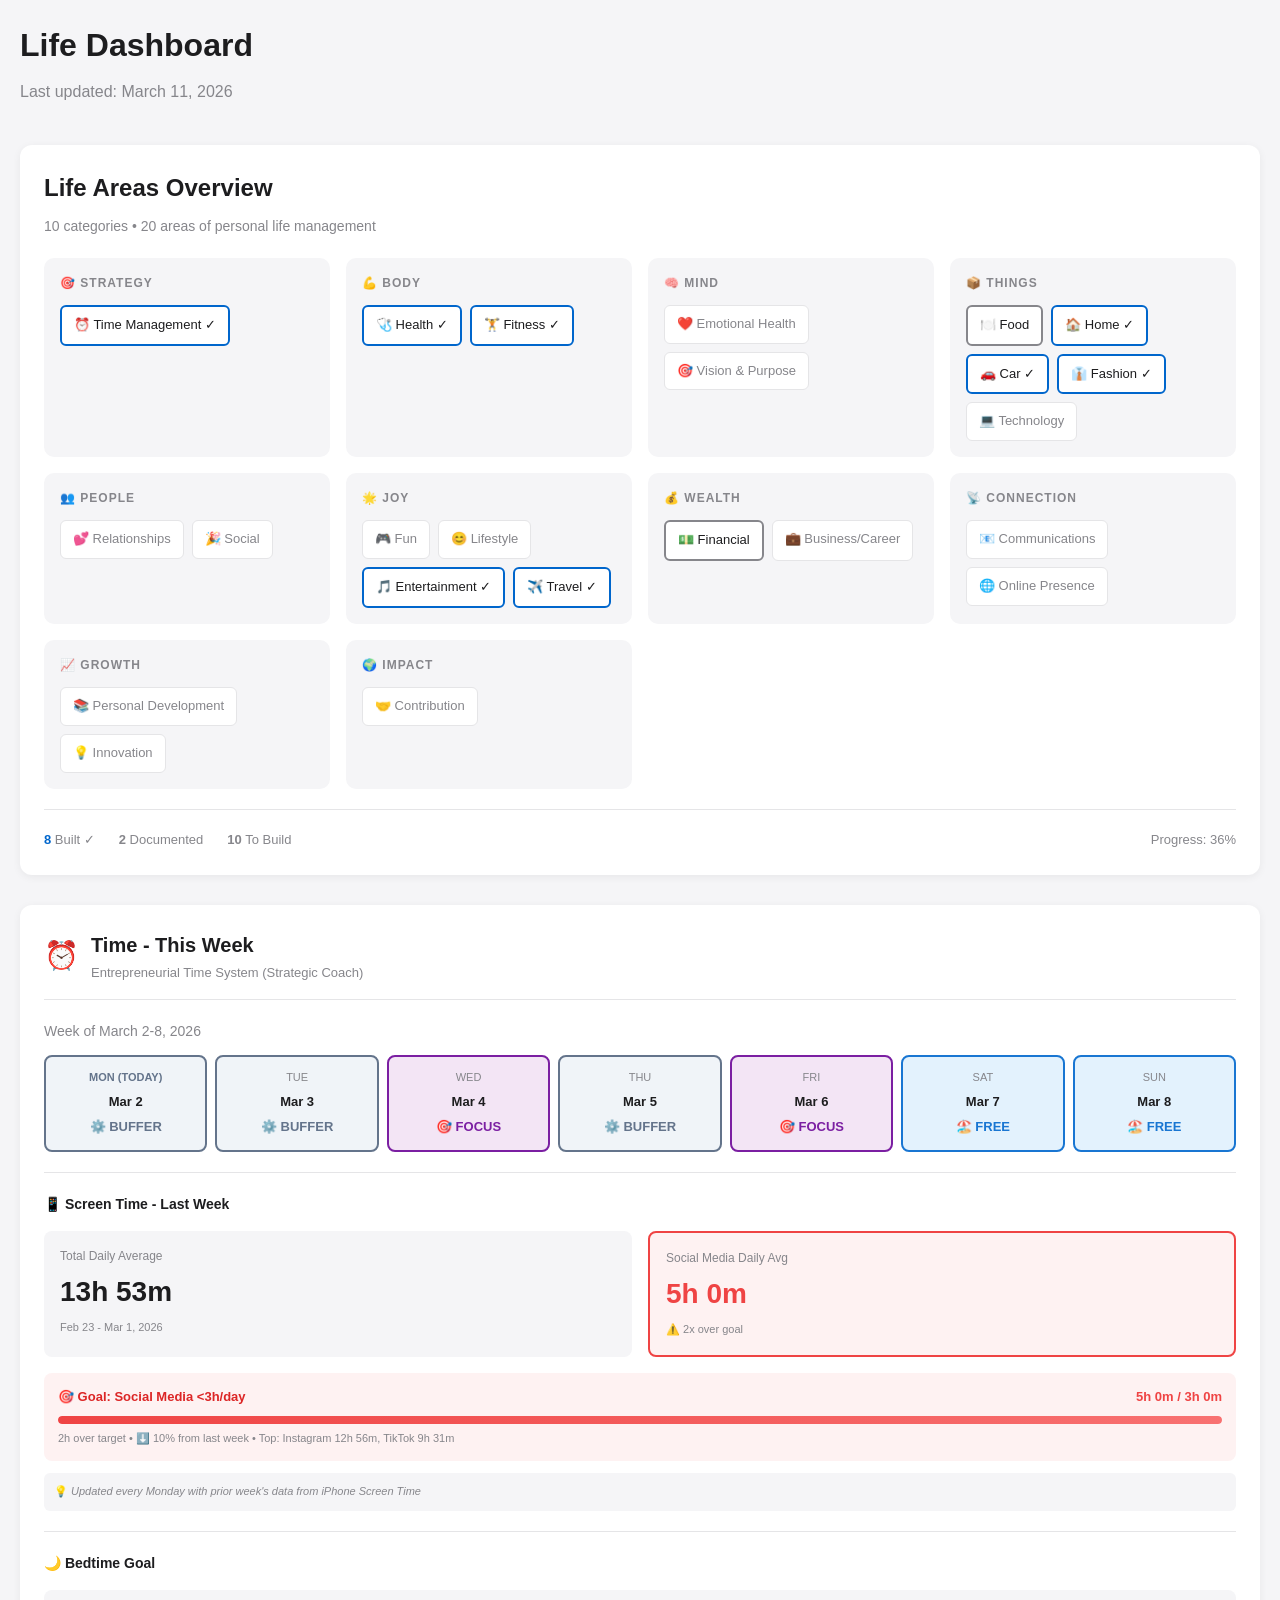
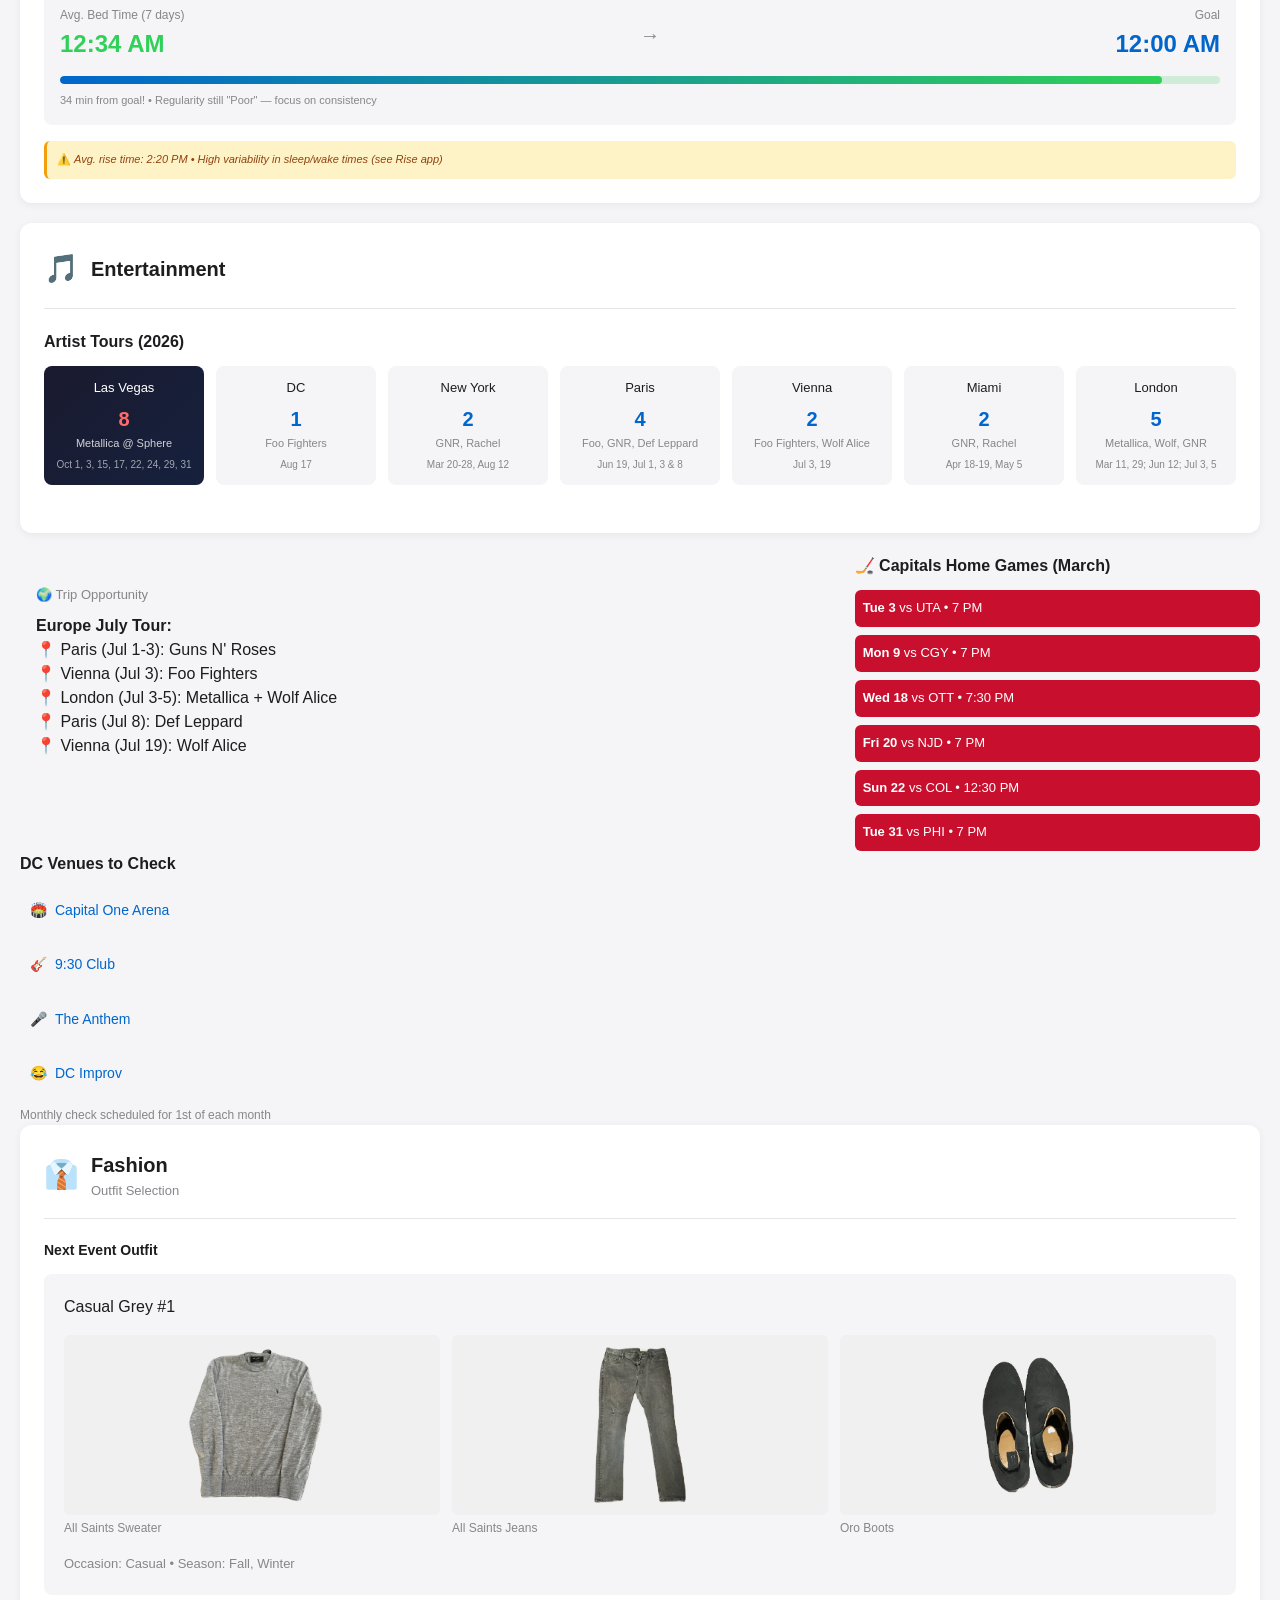
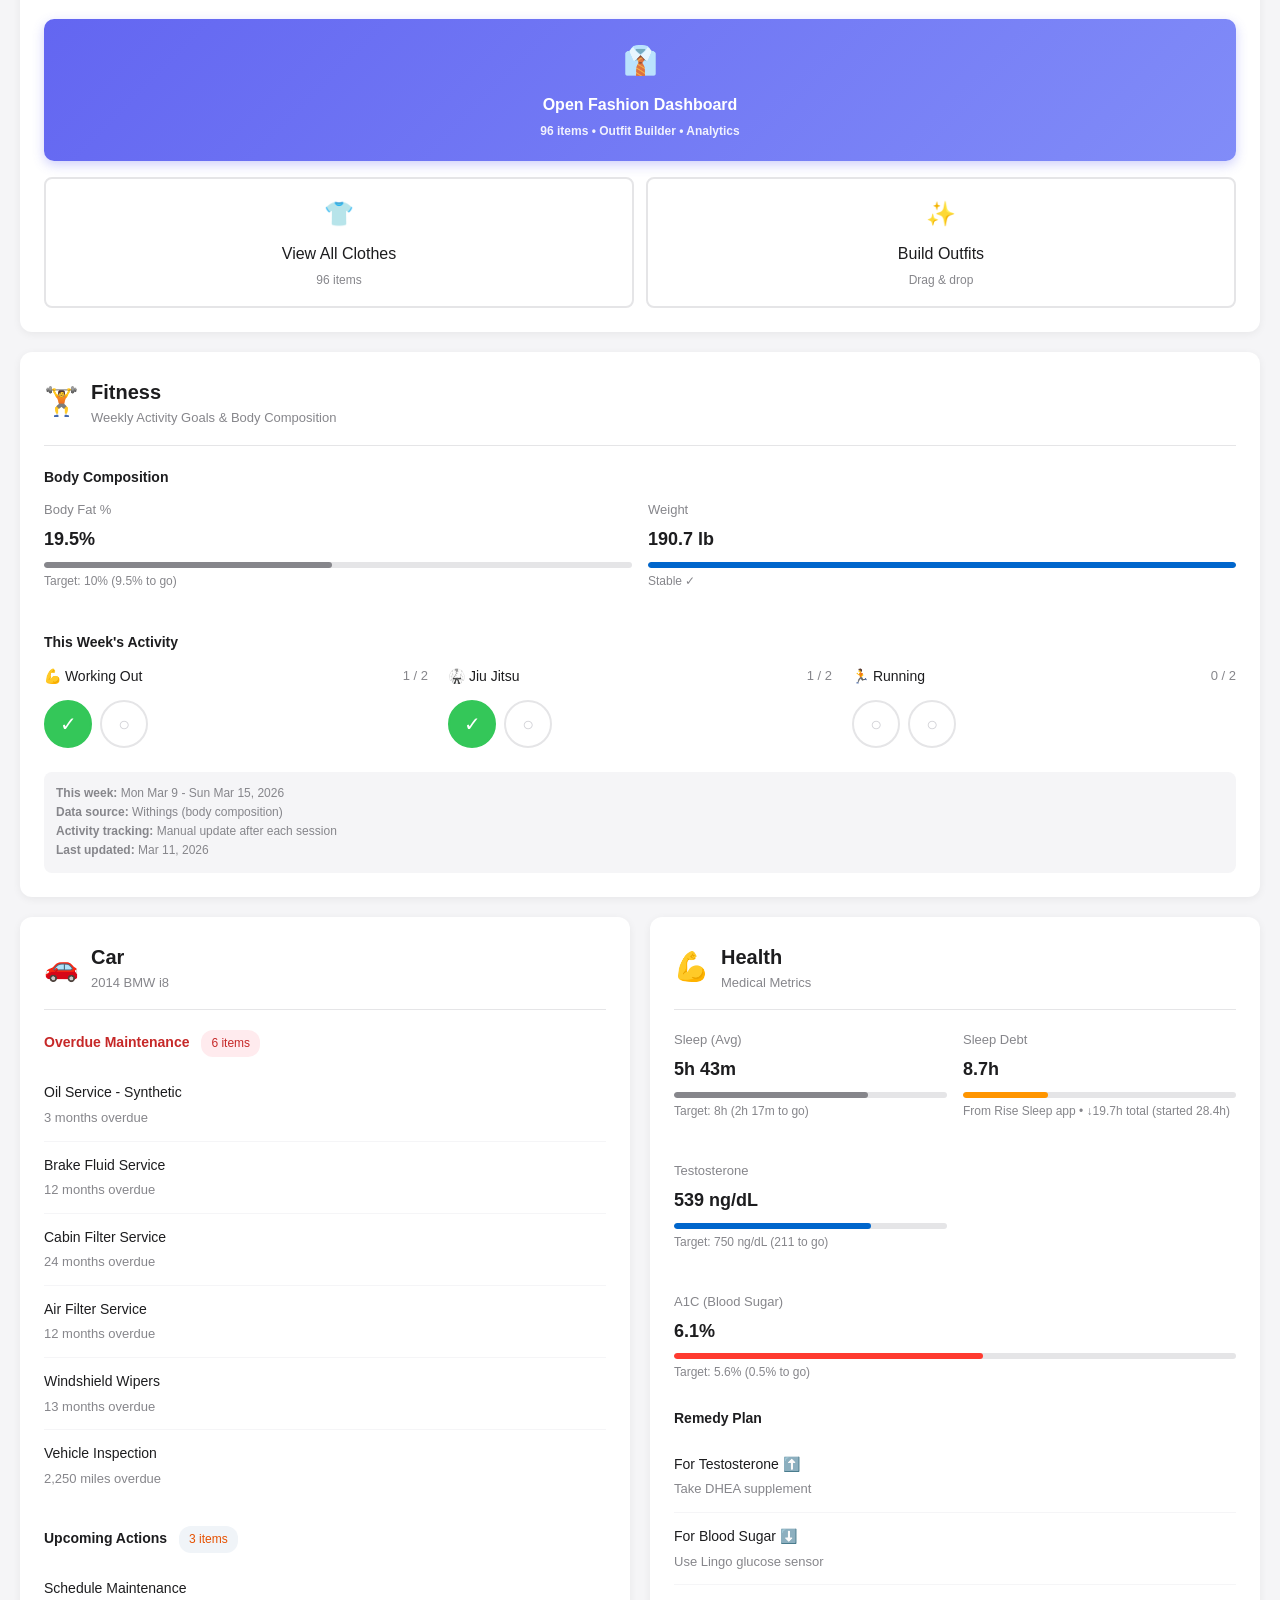
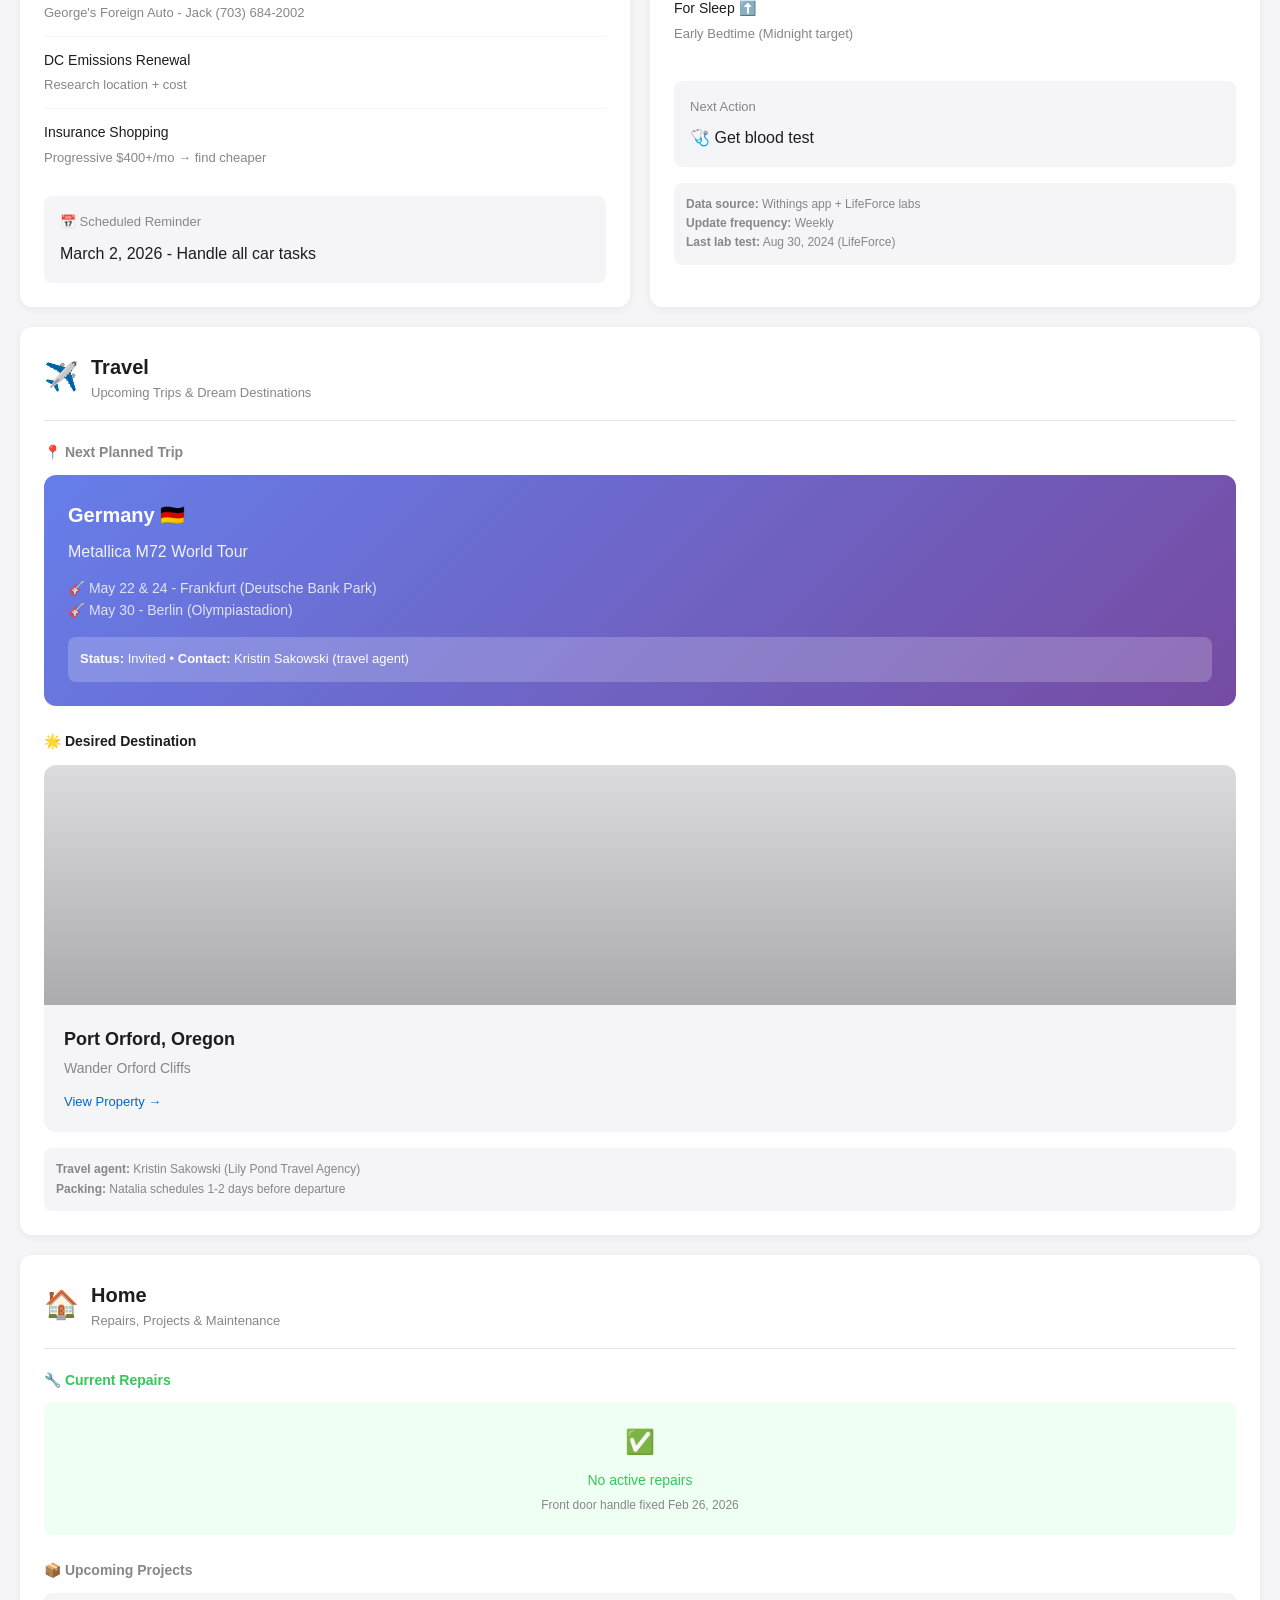
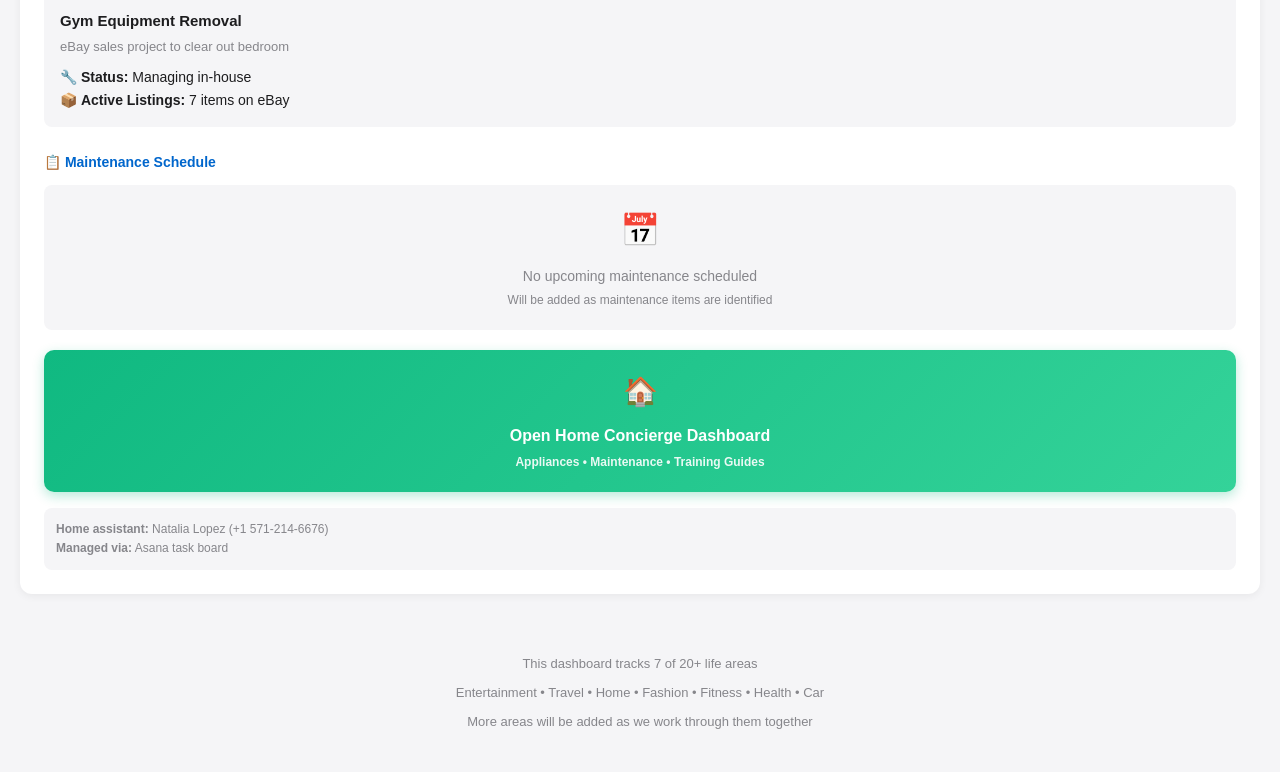
<file: life-dashboard.html>
<!DOCTYPE html>
<html lang="en">
<head>
    <meta charset="UTF-8">
    <meta name="viewport" content="width=device-width, initial-scale=1.0">
    <title>Life Dashboard - Kimani Clark</title>
    <style>
        * {
            margin: 0;
            padding: 0;
            box-sizing: border-box;
        }
        
        body {
            font-family: -apple-system, BlinkMacSystemFont, 'Segoe UI', Roboto, Oxygen, Ubuntu, sans-serif;
            background: #f5f5f7;
            color: #1d1d1f;
            padding: 20px;
            line-height: 1.6;
        }
        
        .container {
            max-width: 1400px;
            margin: 0 auto;
        }
        
        header {
            margin-bottom: 40px;
        }
        
        h1 {
            font-size: 32px;
            font-weight: 600;
            margin-bottom: 8px;
        }
        
        .subtitle {
            color: #86868b;
            font-size: 16px;
        }
        
        .grid {
            display: grid;
            grid-template-columns: repeat(auto-fit, minmax(400px, 1fr));
            gap: 20px;
            margin-bottom: 20px;
        }
        
        .card {
            background: white;
            border-radius: 12px;
            padding: 24px;
            box-shadow: 0 2px 8px rgba(0,0,0,0.06);
        }
        
        .card-header {
            display: flex;
            align-items: center;
            margin-bottom: 20px;
            padding-bottom: 16px;
            border-bottom: 1px solid #e5e5e7;
        }
        
        .card-icon {
            font-size: 28px;
            margin-right: 12px;
        }
        
        .card-title {
            font-size: 20px;
            font-weight: 600;
        }
        
        .metric {
            margin-bottom: 16px;
        }
        
        .metric-label {
            font-size: 13px;
            color: #86868b;
            margin-bottom: 4px;
        }
        
        .metric-value {
            font-size: 24px;
            font-weight: 600;
        }
        
        .metric-small {
            font-size: 18px;
        }
        
        .status-item {
            padding: 12px 0;
            border-bottom: 1px solid #f5f5f7;
        }
        
        .status-item:last-child {
            border-bottom: none;
        }
        
        .status-label {
            font-size: 14px;
            margin-bottom: 4px;
        }
        
        .status-value {
            font-size: 13px;
            color: #86868b;
        }
        
        .badge {
            display: inline-block;
            padding: 4px 10px;
            border-radius: 12px;
            font-size: 12px;
            font-weight: 500;
            background: #f5f5f7;
            color: #1d1d1f;
            margin-left: 8px;
        }
        
        .badge-overdue {
            background: #ffebee;
            color: #c62828;
        }
        
        .badge-pending {
            background: #f0f4f8;
            color: #e65100;
        }
        
        .link-list {
            list-style: none;
        }
        
        .link-list li {
            margin-bottom: 12px;
        }
        
        .link-list a {
            color: #0066cc;
            text-decoration: none;
            font-size: 14px;
        }
        
        .link-list a:hover {
            text-decoration: underline;
        }
        
        .venue-link {
            display: flex;
            align-items: center;
            padding: 10px;
            border-radius: 8px;
            transition: background 0.2s;
        }
        
        .venue-link:hover {
            background: #f5f5f7;
        }
        
        .venue-icon {
            margin-right: 8px;
        }
        
        .goal-section {
            background: #f5f5f7;
            padding: 16px;
            border-radius: 8px;
            margin-top: 16px;
        }
        
        .goal-title {
            font-size: 13px;
            color: #86868b;
            margin-bottom: 8px;
        }
        
        .goal-value {
            font-size: 16px;
            font-weight: 500;
        }
        
        .progress-bar {
            height: 6px;
            background: #e5e5e7;
            border-radius: 3px;
            margin-top: 8px;
            overflow: hidden;
        }
        
        .progress-fill {
            height: 100%;
            background: #0066cc;
            border-radius: 3px;
            transition: width 0.3s;
        }
        
        .city-grid {
            display: grid;
            grid-template-columns: repeat(auto-fill, minmax(150px, 1fr));
            gap: 12px;
            margin-top: 12px;
        }
        
        .city-card {
            background: #f5f5f7;
            padding: 12px;
            border-radius: 8px;
            text-align: center;
        }
        
        .city-name {
            font-size: 13px;
            font-weight: 500;
            margin-bottom: 4px;
        }
        
        .city-count {
            font-size: 20px;
            font-weight: 600;
            color: #0066cc;
        }
    </style>
</head>
<body>
    <div class="container">
        <header>
            <h1>Life Dashboard</h1>
            <p class="subtitle">Last updated: March 11, 2026</p>
        </header>
        
        <!-- Life Areas Overview - Grouped by Category -->
        <div class="card" style="margin-bottom: 30px;">
            <div style="margin-bottom: 20px;">
                <h2 style="font-size: 24px; font-weight: 600; margin-bottom: 8px;">Life Areas Overview</h2>
                <p style="color: #86868b; font-size: 14px;">10 categories • 20 areas of personal life management</p>
            </div>
            
            <div style="display: grid; grid-template-columns: repeat(auto-fill, minmax(280px, 1fr)); gap: 16px;">
                
                <!-- STRATEGY -->
                <div style="background: #f5f5f7; padding: 16px; border-radius: 10px;">
                    <div style="font-size: 12px; font-weight: 600; text-transform: uppercase; letter-spacing: 1px; margin-bottom: 12px; color: #86868b;">🎯 Strategy</div>
                    <div style="display: flex; flex-wrap: wrap; gap: 8px;">
                        <div style="background: white; padding: 8px 12px; border-radius: 6px; font-size: 13px; border: 2px solid #0066cc; color: #1d1d1f;">⏰ Time Management ✓</div>
                    </div>
                </div>
                
                <!-- BODY -->
                <div style="background: #f5f5f7; padding: 16px; border-radius: 10px;">
                    <div style="font-size: 12px; font-weight: 600; text-transform: uppercase; letter-spacing: 1px; margin-bottom: 12px; color: #86868b;">💪 Body</div>
                    <div style="display: flex; flex-wrap: wrap; gap: 8px;">
                        <div style="background: white; padding: 8px 12px; border-radius: 6px; font-size: 13px; border: 2px solid #0066cc; color: #1d1d1f;">🩺 Health ✓</div>
                        <div style="background: white; padding: 8px 12px; border-radius: 6px; font-size: 13px; border: 2px solid #0066cc; color: #1d1d1f;">🏋️ Fitness ✓</div>
                    </div>
                </div>
                
                <!-- MIND -->
                <div style="background: #f5f5f7; padding: 16px; border-radius: 10px;">
                    <div style="font-size: 12px; font-weight: 600; text-transform: uppercase; letter-spacing: 1px; margin-bottom: 12px; color: #86868b;">🧠 Mind</div>
                    <div style="display: flex; flex-wrap: wrap; gap: 8px;">
                        <div style="background: white; padding: 8px 12px; border-radius: 6px; font-size: 13px; color: #86868b; border: 1px solid #e5e5e7;">❤️ Emotional Health</div>
                        <div style="background: white; padding: 8px 12px; border-radius: 6px; font-size: 13px; color: #86868b; border: 1px solid #e5e5e7;">🎯 Vision & Purpose</div>
                    </div>
                </div>
                
                <!-- THINGS -->
                <div style="background: #f5f5f7; padding: 16px; border-radius: 10px;">
                    <div style="font-size: 12px; font-weight: 600; text-transform: uppercase; letter-spacing: 1px; margin-bottom: 12px; color: #86868b;">📦 Things</div>
                    <div style="display: flex; flex-wrap: wrap; gap: 8px;">
                        <div style="background: white; padding: 8px 12px; border-radius: 6px; font-size: 13px; color: #1d1d1f; border: 2px solid #86868b;">🍽️ Food</div>
                        <div style="background: white; padding: 8px 12px; border-radius: 6px; font-size: 13px; border: 2px solid #0066cc; color: #1d1d1f;">🏠 Home ✓</div>
                        <div style="background: white; padding: 8px 12px; border-radius: 6px; font-size: 13px; border: 2px solid #0066cc; color: #1d1d1f;">🚗 Car ✓</div>
                        <div style="background: white; padding: 8px 12px; border-radius: 6px; font-size: 13px; border: 2px solid #0066cc; color: #1d1d1f;">👔 Fashion ✓</div>
                        <div style="background: white; padding: 8px 12px; border-radius: 6px; font-size: 13px; color: #86868b; border: 1px solid #e5e5e7;">💻 Technology</div>
                    </div>
                </div>
                
                <!-- PEOPLE -->
                <div style="background: #f5f5f7; padding: 16px; border-radius: 10px;">
                    <div style="font-size: 12px; font-weight: 600; text-transform: uppercase; letter-spacing: 1px; margin-bottom: 12px; color: #86868b;">👥 People</div>
                    <div style="display: flex; flex-wrap: wrap; gap: 8px;">
                        <div style="background: white; padding: 8px 12px; border-radius: 6px; font-size: 13px; color: #86868b; border: 1px solid #e5e5e7;">💕 Relationships</div>
                        <div style="background: white; padding: 8px 12px; border-radius: 6px; font-size: 13px; color: #86868b; border: 1px solid #e5e5e7;">🎉 Social</div>
                    </div>
                </div>
                
                <!-- JOY -->
                <div style="background: #f5f5f7; padding: 16px; border-radius: 10px;">
                    <div style="font-size: 12px; font-weight: 600; text-transform: uppercase; letter-spacing: 1px; margin-bottom: 12px; color: #86868b;">🌟 Joy</div>
                    <div style="display: flex; flex-wrap: wrap; gap: 8px;">
                        <div style="background: white; padding: 8px 12px; border-radius: 6px; font-size: 13px; color: #86868b; border: 1px solid #e5e5e7;">🎮 Fun</div>
                        <div style="background: white; padding: 8px 12px; border-radius: 6px; font-size: 13px; color: #86868b; border: 1px solid #e5e5e7;">😊 Lifestyle</div>
                        <div style="background: white; padding: 8px 12px; border-radius: 6px; font-size: 13px; border: 2px solid #0066cc; color: #1d1d1f;">🎵 Entertainment ✓</div>
                        <div style="background: white; padding: 8px 12px; border-radius: 6px; font-size: 13px; border: 2px solid #0066cc; color: #1d1d1f;">✈️ Travel ✓</div>
                    </div>
                </div>
                
                <!-- WEALTH -->
                <div style="background: #f5f5f7; padding: 16px; border-radius: 10px;">
                    <div style="font-size: 12px; font-weight: 600; text-transform: uppercase; letter-spacing: 1px; margin-bottom: 12px; color: #86868b;">💰 Wealth</div>
                    <div style="display: flex; flex-wrap: wrap; gap: 8px;">
                        <div style="background: white; padding: 8px 12px; border-radius: 6px; font-size: 13px; color: #1d1d1f; border: 2px solid #86868b;">💵 Financial</div>
                        <div style="background: white; padding: 8px 12px; border-radius: 6px; font-size: 13px; color: #86868b; border: 1px solid #e5e5e7;">💼 Business/Career</div>
                    </div>
                </div>
                
                <!-- CONNECTION -->
                <div style="background: #f5f5f7; padding: 16px; border-radius: 10px;">
                    <div style="font-size: 12px; font-weight: 600; text-transform: uppercase; letter-spacing: 1px; margin-bottom: 12px; color: #86868b;">📡 Connection</div>
                    <div style="display: flex; flex-wrap: wrap; gap: 8px;">
                        <div style="background: white; padding: 8px 12px; border-radius: 6px; font-size: 13px; color: #86868b; border: 1px solid #e5e5e7;">📧 Communications</div>
                        <div style="background: white; padding: 8px 12px; border-radius: 6px; font-size: 13px; color: #86868b; border: 1px solid #e5e5e7;">🌐 Online Presence</div>
                    </div>
                </div>
                
                <!-- GROWTH -->
                <div style="background: #f5f5f7; padding: 16px; border-radius: 10px;">
                    <div style="font-size: 12px; font-weight: 600; text-transform: uppercase; letter-spacing: 1px; margin-bottom: 12px; color: #86868b;">📈 Growth</div>
                    <div style="display: flex; flex-wrap: wrap; gap: 8px;">
                        <div style="background: white; padding: 8px 12px; border-radius: 6px; font-size: 13px; color: #86868b; border: 1px solid #e5e5e7;">📚 Personal Development</div>
                        <div style="background: white; padding: 8px 12px; border-radius: 6px; font-size: 13px; color: #86868b; border: 1px solid #e5e5e7;">💡 Innovation</div>
                    </div>
                </div>
                
                <!-- IMPACT -->
                <div style="background: #f5f5f7; padding: 16px; border-radius: 10px;">
                    <div style="font-size: 12px; font-weight: 600; text-transform: uppercase; letter-spacing: 1px; margin-bottom: 12px; color: #86868b;">🌍 Impact</div>
                    <div style="display: flex; flex-wrap: wrap; gap: 8px;">
                        <div style="background: white; padding: 8px 12px; border-radius: 6px; font-size: 13px; color: #86868b; border: 1px solid #e5e5e7;">🤝 Contribution</div>
                    </div>
                </div>
                
            </div>
            
            <div style="margin-top: 20px; padding-top: 20px; border-top: 1px solid #e5e5e7; display: flex; gap: 24px; font-size: 13px; flex-wrap: wrap; color: #86868b;">
                <div><span style="color: #0066cc; font-weight: 600;">8</span> Built ✓</div>
                <div><span style="color: #86868b; font-weight: 600;">2</span> Documented</div>
                <div><span style="color: #86868b; font-weight: 600;">10</span> To Build</div>
                <div style="margin-left: auto;">Progress: 36%</div>
            </div>
        </div>
        
        
        <!-- Time Management Section - Entrepreneurial Time System -->
        <div class="card" style="margin-bottom: 20px;">
            <div class="card-header">
                <span class="card-icon">⏰</span>
                <div>
                    <div class="card-title">Time - This Week</div>
                    <div style="font-size: 13px; color: #86868b; margin-top: 2px;">Entrepreneurial Time System (Strategic Coach)</div>
                </div>
            </div>
            
            <!-- Current Week -->
            <div style="margin-bottom: 20px;">
                <div style="font-size: 14px; color: #86868b; margin-bottom: 12px;">Week of March 2-8, 2026</div>
                
                <div style="display: grid; grid-template-columns: repeat(7, 1fr); gap: 8px;">
                    <!-- Monday (TODAY) - BUFFER -->
                    <div style="padding: 12px; border-radius: 8px; background: #f0f4f8; text-align: center; border: 2px solid #64748b;">
                        <div style="font-size: 11px; color: #64748b; font-weight: 600; margin-bottom: 6px;">MON (TODAY)</div>
                        <div style="font-size: 13px; font-weight: 600; margin-bottom: 4px;">Mar 2</div>
                        <div style="font-size: 13px; font-weight: 600; color: #64748b;">⚙️ BUFFER</div>
                    </div>
                    
                    <!-- Tuesday - BUFFER -->
                    <div style="padding: 12px; border-radius: 8px; background: #f0f4f8; text-align: center; border: 2px solid #64748b;">
                        <div style="font-size: 11px; color: #86868b; margin-bottom: 6px;">TUE</div>
                        <div style="font-size: 13px; font-weight: 600; margin-bottom: 4px;">Mar 3</div>
                        <div style="font-size: 13px; font-weight: 600; color: #64748b;">⚙️ BUFFER</div>
                    </div>
                    
                    <!-- Wednesday - FOCUS -->
                    <div style="padding: 12px; border-radius: 8px; background: #f3e5f5; text-align: center; border: 2px solid #7b1fa2;">
                        <div style="font-size: 11px; color: #86868b; margin-bottom: 6px;">WED</div>
                        <div style="font-size: 13px; font-weight: 600; margin-bottom: 4px;">Mar 4</div>
                        <div style="font-size: 13px; font-weight: 600; color: #7b1fa2;">🎯 FOCUS</div>
                    </div>
                    
                    <!-- Thursday - BUFFER -->
                    <div style="padding: 12px; border-radius: 8px; background: #f0f4f8; text-align: center; border: 2px solid #64748b;">
                        <div style="font-size: 11px; color: #86868b; margin-bottom: 6px;">THU</div>
                        <div style="font-size: 13px; font-weight: 600; margin-bottom: 4px;">Mar 5</div>
                        <div style="font-size: 13px; font-weight: 600; color: #64748b;">⚙️ BUFFER</div>
                    </div>
                    
                    <!-- Friday - FOCUS -->
                    <div style="padding: 12px; border-radius: 8px; background: #f3e5f5; text-align: center; border: 2px solid #7b1fa2;">
                        <div style="font-size: 11px; color: #86868b; margin-bottom: 6px;">FRI</div>
                        <div style="font-size: 13px; font-weight: 600; margin-bottom: 4px;">Mar 6</div>
                        <div style="font-size: 13px; font-weight: 600; color: #7b1fa2;">🎯 FOCUS</div>
                    </div>
                    
                    <!-- Saturday - FREE -->
                    <div style="padding: 12px; border-radius: 8px; background: #e3f2fd; text-align: center; border: 2px solid #1976d2;">
                        <div style="font-size: 11px; color: #86868b; margin-bottom: 6px;">SAT</div>
                        <div style="font-size: 13px; font-weight: 600; margin-bottom: 4px;">Mar 7</div>
                        <div style="font-size: 13px; font-weight: 600; color: #1976d2;">🏖️ FREE</div>
                    </div>
                    
                    <!-- Sunday - FREE -->
                    <div style="padding: 12px; border-radius: 8px; background: #e3f2fd; text-align: center; border: 2px solid #1976d2;">
                        <div style="font-size: 11px; color: #86868b; margin-bottom: 6px;">SUN</div>
                        <div style="font-size: 13px; font-weight: 600; margin-bottom: 4px;">Mar 8</div>
                        <div style="font-size: 13px; font-weight: 600; color: #1976d2;">🏖️ FREE</div>
                    </div>
                </div>
            </div>            
            <!-- Screen Time Tracking -->
            <div style="border-top: 1px solid #e5e5e7; padding-top: 20px; margin-top: 20px;">
                <div style="font-size: 14px; font-weight: 600; margin-bottom: 16px;">📱 Screen Time - Last Week</div>
                
                <div style="display: grid; grid-template-columns: 1fr 1fr; gap: 16px; margin-bottom: 16px;">
                    <!-- Total Screen Time -->
                    <div style="background: #f5f5f7; padding: 16px; border-radius: 8px;">
                        <div style="font-size: 12px; color: #86868b; margin-bottom: 4px;">Total Daily Average</div>
                        <div style="font-size: 28px; font-weight: 600; color: #1d1d1f;">13h 53m</div>
                        <div style="font-size: 11px; color: #86868b; margin-top: 4px;">Feb 23 - Mar 1, 2026</div>
                    </div>
                    
                    <!-- Social Media Time -->
                    <div style="background: #fef2f2; padding: 16px; border-radius: 8px; border: 2px solid #ef4444;">
                        <div style="font-size: 12px; color: #86868b; margin-bottom: 4px;">Social Media Daily Avg</div>
                        <div style="font-size: 28px; font-weight: 600; color: #ef4444;">5h 0m</div>
                        <div style="font-size: 11px; color: #86868b; margin-top: 4px;">⚠️ 2x over goal</div>
                    </div>
                </div>
                
                <!-- Goal Progress -->
                <div style="background: #fef2f2; padding: 14px; border-radius: 8px; margin-bottom: 12px;">
                    <div style="display: flex; justify-content: space-between; align-items: center; margin-bottom: 8px;">
                        <div style="font-size: 13px; font-weight: 600; color: #dc2626;">🎯 Goal: Social Media <3h/day</div>
                        <div style="font-size: 13px; font-weight: 600; color: #ef4444;">5h 0m / 3h 0m</div>
                    </div>
                    <div style="height: 8px; background: rgba(239, 68, 68, 0.2); border-radius: 4px; overflow: hidden;">
                        <div style="height: 100%; width: 100%; background: linear-gradient(90deg, #ef4444, #f87171); border-radius: 4px;"></div>
                    </div>
                    <div style="font-size: 11px; color: #86868b; margin-top: 6px;">2h over target • ⬇️ 10% from last week • Top: Instagram 12h 56m, TikTok 9h 31m</div>
                </div>
                
                <div style="margin-top: 12px; padding: 10px; background: #f5f5f7; border-radius: 6px; font-size: 11px; color: #86868b;">
                    💡 <em>Updated every Monday with prior week's data from iPhone Screen Time</em>
                </div>
            </div>
            
            <!-- Bedtime Goal Tracking -->
            <div style="border-top: 1px solid #e5e5e7; padding-top: 20px; margin-top: 20px;">
                <div style="font-size: 14px; font-weight: 600; margin-bottom: 16px;">🌙 Bedtime Goal</div>
                
                <!-- Current vs Goal -->
                <div style="background: #f5f5f7; padding: 16px; border-radius: 8px; margin-bottom: 16px;">
                    <div style="display: flex; justify-content: space-between; align-items: center; margin-bottom: 12px;">
                        <div>
                            <div style="font-size: 12px; color: #86868b;">Avg. Bed Time (7 days)</div>
                            <div style="font-size: 24px; font-weight: 600; color: #30d158;">12:34 AM</div>
                        </div>
                        <div style="font-size: 20px; color: #86868b;">→</div>
                        <div style="text-align: right;">
                            <div style="font-size: 12px; color: #86868b;">Goal</div>
                            <div style="font-size: 24px; font-weight: 600; color: #0066cc;">12:00 AM</div>
                        </div>
                    </div>
                    
                    <!-- Progress Bar -->
                    <div style="height: 8px; background: rgba(52, 199, 89, 0.2); border-radius: 4px; overflow: hidden; margin-bottom: 8px;">
                        <div style="height: 100%; width: 95%; background: linear-gradient(90deg, #0066cc, #30d158); border-radius: 4px;"></div>
                    </div>
                    
                    <div style="font-size: 11px; color: #86868b;">
                        34 min from goal! • Regularity still "Poor" — focus on consistency
                    </div>
                </div>
                
                <!-- Note -->
                <div style="padding: 10px; background: #fef3c7; border-radius: 6px; font-size: 11px; color: #92400e; border-left: 3px solid #f59e0b;">
                    ⚠️ <em>Avg. rise time: 2:20 PM • High variability in sleep/wake times (see Rise app)</em>
                </div>
            </div>

        </div>

        <!-- Entertainment Section -->
        <div class="card" style="margin-bottom: 20px;">
            <div class="card-header">
                <span class="card-icon">🎵</span>
                <div>
                    <div class="card-title">Entertainment</div>
                </div>
            </div>
            
            <div style="margin-bottom: 24px;">
                <h3 style="font-size: 16px; font-weight: 600; margin-bottom: 12px;">Artist Tours (2026)</h3>
                <div class="city-grid">
                    <div class="city-card" style="background: linear-gradient(135deg, #1a1a2e 0%, #16213e 100%); color: white;">
                        <div class="city-name" style="color: #fff;">Las Vegas</div>
                        <div class="city-count" style="color: #ff6b6b;">8</div>
                        <div style="font-size: 11px; color: rgba(255,255,255,0.8);">Metallica @ Sphere</div>
                        <div style="font-size: 10px; color: rgba(255,255,255,0.6); margin-top: 4px;">Oct 1, 3, 15, 17, 22, 24, 29, 31</div>
                    </div>
                    <div class="city-card">
                        <div class="city-name">DC</div>
                        <div class="city-count">1</div>
                        <div style="font-size: 11px; color: #86868b;">Foo Fighters</div>
                        <div style="font-size: 10px; color: #86868b; margin-top: 4px;">Aug 17</div>
                    </div>
                    <div class="city-card">
                        <div class="city-name">New York</div>
                        <div class="city-count">2</div>
                        <div style="font-size: 11px; color: #86868b;">GNR, Rachel</div>
                        <div style="font-size: 10px; color: #86868b; margin-top: 4px;">Mar 20-28, Aug 12</div>
                    </div>
                    <div class="city-card">
                        <div class="city-name">Paris</div>
                        <div class="city-count">4</div>
                        <div style="font-size: 11px; color: #86868b;">Foo, GNR, Def Leppard</div>
                        <div style="font-size: 10px; color: #86868b; margin-top: 4px;">Jun 19, Jul 1, 3 & 8</div>
                    </div>
                    <div class="city-card">
                        <div class="city-name">Vienna</div>
                        <div class="city-count">2</div>
                        <div style="font-size: 11px; color: #86868b;">Foo Fighters, Wolf Alice</div>
                        <div style="font-size: 10px; color: #86868b; margin-top: 4px;">Jul 3, 19</div>
                    </div>
                    <div class="city-card">
                        <div class="city-name">Miami</div>
                        <div class="city-count">2</div>
                        <div style="font-size: 11px; color: #86868b;">GNR, Rachel</div>
                        <div style="font-size: 10px; color: #86868b; margin-top: 4px;">Apr 18-19, May 5</div>
                    </div>
                    <div class="city-card">
                        <div class="city-name">London</div>
                        <div class="city-count">5</div>
                        <div style="font-size: 11px; color: #86868b;">Metallica, Wolf, GNR</div>
                        <div style="font-size: 10px; color: #86868b; margin-top: 4px;">Mar 11, 29; Jun 12; Jul 3, 5</div>
                    </div>
                </div>

</div>
                </div>
                
                <div style="display: grid; grid-template-columns: 2fr 1fr; gap: 24px;">
                    <div class="goal-section">
                        <div class="goal-title">🌍 Trip Opportunity</div>
                        <div class="goal-value" style="line-height: 1.5;">
                            <strong>Europe July Tour:</strong><br>
                            📍 Paris (Jul 1-3): Guns N' Roses<br>
                            📍 Vienna (Jul 3): Foo Fighters<br>
                            📍 London (Jul 3-5): Metallica + Wolf Alice<br>
                            📍 Paris (Jul 8): Def Leppard<br>
                            📍 Vienna (Jul 19): Wolf Alice
                        </div>
                    </div>
                    
                    <div>
                        <h3 style="font-size: 16px; font-weight: 600; margin-bottom: 12px;">🏒 Capitals Home Games (March)</h3>
                        <div style="display: flex; flex-direction: column; gap: 8px;">
                            <div style="font-size: 13px; padding: 8px; background: #c8102e; color: white; border-radius: 6px;">
                                <strong>Tue 3</strong> vs UTA • 7 PM
                            </div>
                            <div style="font-size: 13px; padding: 8px; background: #c8102e; color: white; border-radius: 6px;">
                                <strong>Mon 9</strong> vs CGY • 7 PM
                            </div>
                            <div style="font-size: 13px; padding: 8px; background: #c8102e; color: white; border-radius: 6px;">
                                <strong>Wed 18</strong> vs OTT • 7:30 PM
                            </div>
                            <div style="font-size: 13px; padding: 8px; background: #c8102e; color: white; border-radius: 6px;">
                                <strong>Fri 20</strong> vs NJD • 7 PM
                            </div>
                            <div style="font-size: 13px; padding: 8px; background: #c8102e; color: white; border-radius: 6px;">
                                <strong>Sun 22</strong> vs COL • 12:30 PM
                            </div>
                            <div style="font-size: 13px; padding: 8px; background: #c8102e; color: white; border-radius: 6px;">
                                <strong>Tue 31</strong> vs PHI • 7 PM
                            </div>
                        </div>
                    </div>
                </div>
            </div>
            
            <div>
                <h3 style="font-size: 16px; font-weight: 600; margin-bottom: 12px;">DC Venues to Check</h3>
                <ul class="link-list">
                    <li>
                        <a href="https://www.bandsintown.com/v/10163450-capital-one-arena" target="_blank" class="venue-link">
                            <span class="venue-icon">🏟️</span>
                            <span>Capital One Arena</span>
                        </a>
                    </li>
                    <li>
                        <a href="https://www.bandsintown.com/v/10002049-9:30-club" target="_blank" class="venue-link">
                            <span class="venue-icon">🎸</span>
                            <span>9:30 Club</span>
                        </a>
                    </li>
                    <li>
                        <a href="https://www.bandsintown.com/v/10009448-the-anthem" target="_blank" class="venue-link">
                            <span class="venue-icon">🎤</span>
                            <span>The Anthem</span>
                        </a>
                    </li>
                    <li>
                        <a href="https://www.bandsintown.com/v/10001892-dc-improv" target="_blank" class="venue-link">
                            <span class="venue-icon">😂</span>
                            <span>DC Improv</span>
                        </a>
                    </li>
                </ul>
                <p style="font-size: 12px; color: #86868b; margin-top: 12px;">
                    Monthly check scheduled for 1st of each month
                </p>
            </div>
        </div>
                
            </div>
        
        <!-- Fashion Section (Full Width) -->
        <div class="card" style="margin-bottom: 20px;">
            <div class="card-header">
                <span class="card-icon">👔</span>
                <div>
                    <div class="card-title">Fashion</div>
                    <div style="font-size: 13px; color: #86868b;">Outfit Selection</div>
                </div>
            </div>
            
            <div style="margin-bottom: 24px;">
                <h3 style="font-size: 14px; font-weight: 600; margin-bottom: 12px;">Next Event Outfit</h3>
                <div style="background: #f5f5f7; padding: 20px; border-radius: 8px;">
                    <div style="font-size: 16px; font-weight: 500; margin-bottom: 16px;">Casual Grey #1</div>
                    <div style="display: grid; grid-template-columns: repeat(3, 1fr); gap: 12px; margin-bottom: 16px;">
                        <div>
                            <div style="width: 100%; height: 180px; background: #f0f0f0; border-radius: 6px; display: flex; align-items: center; justify-content: center; overflow: hidden;">
                                <img src="fashion-items/allsaints-grey-sweater.webp" style="max-width: 100%; max-height: 100%; object-fit: contain;">
                            </div>
                            <div style="font-size: 12px; margin-top: 4px; color: #86868b;">All Saints Sweater</div>
                        </div>
                        <div>
                            <div style="width: 100%; height: 180px; background: #f0f0f0; border-radius: 6px; display: flex; align-items: center; justify-content: center; overflow: hidden;">
                                <img src="fashion-items/allsaints-black-jeans.webp" style="max-width: 100%; max-height: 100%; object-fit: contain;">
                            </div>
                            <div style="font-size: 12px; margin-top: 4px; color: #86868b;">All Saints Jeans</div>
                        </div>
                        <div>
                            <div style="width: 100%; height: 180px; background: #f0f0f0; border-radius: 6px; display: flex; align-items: center; justify-content: center; overflow: hidden;">
                                <img src="fashion-items/oro-black-boots.webp" style="max-width: 100%; max-height: 100%; object-fit: contain;">
                            </div>
                            <div style="font-size: 12px; margin-top: 4px; color: #86868b;">Oro Boots</div>
                        </div>
                    </div>
                    <div style="font-size: 13px; color: #86868b;">
                        Occasion: Casual • Season: Fall, Winter
                    </div>
                </div>
            </div>
            
            <div style="margin-bottom: 16px;">
                <a href="https://kimaniclark.github.io/wardrobe-dashboard/" target="_blank" style="display: block; padding: 20px; background: linear-gradient(135deg, #6366f1 0%, #818cf8 100%); border-radius: 10px; text-align: center; text-decoration: none; color: white; font-weight: 600; font-size: 16px; transition: transform 0.2s, box-shadow 0.2s; box-shadow: 0 4px 12px rgba(99, 102, 241, 0.3);">
                    <div style="font-size: 28px; margin-bottom: 8px;">👔</div>
                    <div>Open Fashion Dashboard</div>
                    <div style="font-size: 12px; opacity: 0.9; margin-top: 4px;">96 items • Outfit Builder • Analytics</div>
                </a>
            </div>
            
            <div style="display: grid; grid-template-columns: 1fr 1fr; gap: 12px;">
                <a href="https://kimaniclark.github.io/wardrobe-dashboard/#wardrobe" target="_blank" style="display: block; padding: 16px; background: white; border: 2px solid #e5e5e7; border-radius: 8px; text-align: center; text-decoration: none; color: #1d1d1f; font-weight: 500; transition: border-color 0.2s;">
                    <div style="font-size: 24px; margin-bottom: 8px;">👕</div>
                    <div>View All Clothes</div>
                    <div style="font-size: 12px; color: #86868b; margin-top: 4px;">96 items</div>
                </a>
                <a href="https://kimaniclark.github.io/wardrobe-dashboard/#outfits" target="_blank" style="display: block; padding: 16px; background: white; border: 2px solid #e5e5e7; border-radius: 8px; text-align: center; text-decoration: none; color: #1d1d1f; font-weight: 500; transition: border-color 0.2s;">
                    <div style="font-size: 24px; margin-bottom: 8px;">✨</div>
                    <div>Build Outfits</div>
                    <div style="font-size: 12px; color: #86868b; margin-top: 4px;">Drag & drop</div>
                </a>
            </div>
        </div>
        
        <!-- Fitness Section (Full Width) -->
        <div class="card" style="margin-bottom: 20px;">
            <div class="card-header">
                <span class="card-icon">🏋️</span>
                <div>
                    <div class="card-title">Fitness</div>
                    <div style="font-size: 13px; color: #86868b;">Weekly Activity Goals & Body Composition</div>
                </div>
            </div>
            
            <div style="margin-bottom: 24px;">
                <h3 style="font-size: 14px; font-weight: 600; margin-bottom: 12px;">Body Composition</h3>
                <div style="display: grid; grid-template-columns: 1fr 1fr; gap: 16px;">
                    <div class="metric">
                        <div class="metric-label">Body Fat %</div>
                        <div class="metric-value metric-small">19.5%</div>
                        <div class="progress-bar">
                            <div class="progress-fill" style="width: 49%; background: #86868b;"></div>
                        </div>
                        <div style="font-size: 12px; color: #86868b; margin-top: 4px;">
                            Target: 10% (9.5% to go)
                        </div>
                    </div>
                    
                    <div class="metric">
                        <div class="metric-label">Weight</div>
                        <div class="metric-value metric-small">190.7 lb</div>
                        <div class="progress-bar">
                            <div class="progress-fill" style="width: 100%; background: #0066cc;"></div>
                        </div>
                        <div style="font-size: 12px; color: #86868b; margin-top: 4px;">
                            Stable ✓
                        </div>
                    </div>
                </div>
            </div>
            
            <div style="margin-bottom: 24px;">
                <h3 style="font-size: 14px; font-weight: 600; margin-bottom: 12px;">This Week's Activity</h3>
                <div style="display: grid; grid-template-columns: repeat(3, 1fr); gap: 20px;">
                    <!-- Working Out -->
                    <div>
                        <div style="display: flex; align-items: center; justify-content: space-between; margin-bottom: 12px;">
                            <div style="font-size: 14px; font-weight: 500;">💪 Working Out</div>
                            <div style="font-size: 13px; color: #86868b;">1 / 2</div>
                        </div>
                        <div style="display: flex; gap: 8px;">
                            <div style="width: 48px; height: 48px; border-radius: 50%; border: 2px solid #34c759; display: flex; align-items: center; justify-content: center; background: #34c759;">
                                <span style="font-size: 20px; color: white;">✓</span>
                            </div>
                            <div style="width: 48px; height: 48px; border-radius: 50%; border: 2px solid #e5e5e7; display: flex; align-items: center; justify-content: center; background: white;">
                                <span style="font-size: 20px; color: #d1d1d6;">○</span>
                            </div>
                        </div>
                    </div>
                    
                    <!-- Jiu Jitsu -->
                    <div>
                        <div style="display: flex; align-items: center; justify-content: space-between; margin-bottom: 12px;">
                            <div style="font-size: 14px; font-weight: 500;">🥋 Jiu Jitsu</div>
                            <div style="font-size: 13px; color: #86868b;">1 / 2</div>
                        </div>
                        <div style="display: flex; gap: 8px;">
                            <div style="width: 48px; height: 48px; border-radius: 50%; border: 2px solid #34c759; display: flex; align-items: center; justify-content: center; background: #34c759;">
                                <span style="font-size: 20px; color: white;">✓</span>
                            </div>
                            <div style="width: 48px; height: 48px; border-radius: 50%; border: 2px solid #e5e5e7; display: flex; align-items: center; justify-content: center; background: white;">
                                <span style="font-size: 20px; color: #d1d1d6;">○</span>
                            </div>
                        </div>
                    </div>
                    
                    <!-- Running -->
                    <div>
                        <div style="display: flex; align-items: center; justify-content: space-between; margin-bottom: 12px;">
                            <div style="font-size: 14px; font-weight: 500;">🏃 Running</div>
                            <div style="font-size: 13px; color: #86868b;">0 / 2</div>
                        </div>
                        <div style="display: flex; gap: 8px;">
                            <div style="width: 48px; height: 48px; border-radius: 50%; border: 2px solid #e5e5e7; display: flex; align-items: center; justify-content: center; background: white;">
                                <span style="font-size: 20px; color: #d1d1d6;">○</span>
                            </div>
                            <div style="width: 48px; height: 48px; border-radius: 50%; border: 2px solid #e5e5e7; display: flex; align-items: center; justify-content: center; background: white;">
                                <span style="font-size: 20px; color: #d1d1d6;">○</span>
                            </div>
                        </div>
                    </div>
                </div>
            </div>
            
            <div style="padding: 12px; background: #f5f5f7; border-radius: 8px; font-size: 12px; color: #86868b;">
                <strong>This week:</strong> Mon Mar 9 - Sun Mar 15, 2026<br>
                <strong>Data source:</strong> Withings (body composition)<br>
                <strong>Activity tracking:</strong> Manual update after each session<br>
                <strong>Last updated:</strong> Mar 11, 2026
            </div>
        </div>
        
        <!-- Grid for Cars and Health -->
        <div class="grid">
            <!-- Cars Section -->
            <div class="card">
                <div class="card-header">
                    <span class="card-icon">🚗</span>
                    <div>
                        <div class="card-title">Car</div>
                        <div style="font-size: 13px; color: #86868b;">2014 BMW i8</div>
                    </div>
                </div>
                
                <div style="margin-bottom: 24px;">
                    <h3 style="font-size: 14px; font-weight: 600; margin-bottom: 12px; color: #c62828;">
                        Overdue Maintenance <span class="badge badge-overdue">6 items</span>
                    </h3>
                    <div class="status-item">
                        <div class="status-label">Oil Service - Synthetic</div>
                        <div class="status-value">3 months overdue</div>
                    </div>
                    <div class="status-item">
                        <div class="status-label">Brake Fluid Service</div>
                        <div class="status-value">12 months overdue</div>
                    </div>
                    <div class="status-item">
                        <div class="status-label">Cabin Filter Service</div>
                        <div class="status-value">24 months overdue</div>
                    </div>
                    <div class="status-item">
                        <div class="status-label">Air Filter Service</div>
                        <div class="status-value">12 months overdue</div>
                    </div>
                    <div class="status-item">
                        <div class="status-label">Windshield Wipers</div>
                        <div class="status-value">13 months overdue</div>
                    </div>
                    <div class="status-item">
                        <div class="status-label">Vehicle Inspection</div>
                        <div class="status-value">2,250 miles overdue</div>
                    </div>
                </div>
                
                <div>
                    <h3 style="font-size: 14px; font-weight: 600; margin-bottom: 12px;">
                        Upcoming Actions <span class="badge badge-pending">3 items</span>
                    </h3>
                    <div class="status-item">
                        <div class="status-label">Schedule Maintenance</div>
                        <div class="status-value">George's Foreign Auto - Jack (703) 684-2002</div>
                    </div>
                    <div class="status-item">
                        <div class="status-label">DC Emissions Renewal</div>
                        <div class="status-value">Research location + cost</div>
                    </div>
                    <div class="status-item">
                        <div class="status-label">Insurance Shopping</div>
                        <div class="status-value">Progressive $400+/mo → find cheaper</div>
                    </div>
                </div>
                
                <div class="goal-section">
                    <div class="goal-title">📅 Scheduled Reminder</div>
                    <div class="goal-value">March 2, 2026 - Handle all car tasks</div>
                </div>
            </div>
            
            <!-- Health Section -->
            <div class="card">
                <div class="card-header">
                    <span class="card-icon">💪</span>
                    <div>
                        <div class="card-title">Health</div>
                        <div style="font-size: 13px; color: #86868b;">Medical Metrics</div>
                    </div>
                </div>
                
                <div style="margin-bottom: 24px;">
                    <div style="display: grid; grid-template-columns: 1fr 1fr; gap: 16px;">
                        <div class="metric">
                            <div class="metric-label">Sleep (Avg)</div>
                            <div class="metric-value metric-small">5h 43m</div>
                            <div class="progress-bar">
                                <div class="progress-fill" style="width: 71%; background: #86868b;"></div>
                            </div>
                            <div style="font-size: 12px; color: #86868b; margin-top: 4px;">
                                Target: 8h (2h 17m to go)
                            </div>
                        </div>
                        
                        <div class="metric">
                            <div class="metric-label">Sleep Debt</div>
                            <div class="metric-value metric-small">8.7h</div>
                            <div class="progress-bar">
                                <div class="progress-fill" style="width: 31%; background: #ff9500;"></div>
                            </div>
                            <div style="font-size: 12px; color: #86868b; margin-top: 4px;">
                                From Rise Sleep app • ↓19.7h total (started 28.4h)
                            </div>
                        </div>
                    </div>
                </div>
                
                <div style="margin-bottom: 24px;">
                    <div style="display: grid; grid-template-columns: 1fr 1fr; gap: 16px;">
                        <div class="metric">
                            <div class="metric-label">Testosterone</div>
                            <div class="metric-value metric-small">539 ng/dL</div>
                            <div class="progress-bar">
                                <div class="progress-fill" style="width: 72%;"></div>
                            </div>
                            <div style="font-size: 12px; color: #86868b; margin-top: 4px;">
                                Target: 750 ng/dL (211 to go)
                            </div>
                        </div>
                        
                    </div>
                </div>
                
                <div style="margin-bottom: 24px;">
                    <div class="metric">
                        <div class="metric-label">A1C (Blood Sugar)</div>
                        <div class="metric-value metric-small">6.1%</div>
                        <div class="progress-bar">
                            <div class="progress-fill" style="width: 55%; background: #ff3b30;"></div>
                        </div>
                        <div style="font-size: 12px; color: #86868b; margin-top: 4px;">
                            Target: 5.6% (0.5% to go)
                        </div>
                    </div>
                </div>
                
                <div style="margin-bottom: 24px;">
                    <h3 style="font-size: 14px; font-weight: 600; margin-bottom: 12px;">Remedy Plan</h3>
                    <div class="status-item">
                        <div class="status-label">For Testosterone ⬆️</div>
                        <div class="status-value">Take DHEA supplement</div>
                    </div>
                    <div class="status-item">
                        <div class="status-label">For Blood Sugar ⬇️</div>
                        <div class="status-value">Use Lingo glucose sensor</div>
                    </div>
                    <div class="status-item">
                        <div class="status-label">For Sleep ⬆️</div>
                        <div class="status-value">Early Bedtime (Midnight target)</div>
                    </div>
                </div>
                
                <div class="goal-section">
                    <div class="goal-title">Next Action</div>
                    <div class="goal-value">🩺 Get blood test</div>
                </div>
                
                <div style="margin-top: 16px; padding: 12px; background: #f5f5f7; border-radius: 8px; font-size: 12px; color: #86868b;">
                    <strong>Data source:</strong> Withings app + LifeForce labs<br>
                    <strong>Update frequency:</strong> Weekly<br>
                    <strong>Last lab test:</strong> Aug 30, 2024 (LifeForce)
                </div>
            </div>
        </div>
        
        <!-- Travel Section (Full Width) -->
        <div class="card" style="margin-bottom: 20px;">
            <div class="card-header">
                <span class="card-icon">✈️</span>
                <div>
                    <div class="card-title">Travel</div>
                    <div style="font-size: 13px; color: #86868b;">Upcoming Trips & Dream Destinations</div>
                </div>
            </div>
            
            <!-- Next Planned Trip -->
            <div style="margin-bottom: 24px;">
                <h3 style="font-size: 14px; font-weight: 600; margin-bottom: 12px; color: #86868b;">📍 Next Planned Trip</h3>
                <div style="background: linear-gradient(135deg, #667eea 0%, #764ba2 100%); padding: 24px; border-radius: 12px; color: white;">
                    <div style="font-size: 20px; font-weight: 600; margin-bottom: 8px;">Germany 🇩🇪</div>
                    <div style="font-size: 16px; margin-bottom: 12px; opacity: 0.9;">Metallica M72 World Tour</div>
                    <div style="font-size: 14px; opacity: 0.8; margin-bottom: 16px;">
                        🎸 May 22 & 24 - Frankfurt (Deutsche Bank Park)<br>
                        🎸 May 30 - Berlin (Olympiastadion)
                    </div>
                    <div style="background: rgba(255,255,255,0.2); padding: 12px; border-radius: 8px; font-size: 13px;">
                        <strong>Status:</strong> Invited • <strong>Contact:</strong> Kristin Sakowski (travel agent)
                    </div>
                </div>
            </div>
            
            <!-- Dream Destination -->
            <div>
                <h3 style="font-size: 14px; font-weight: 600; margin-bottom: 12px;">🌟 Desired Destination</h3>
                <a href="https://www.wander.com/property/wander-orford-cliffs" target="_blank" style="display: block; text-decoration: none; color: inherit; background: #f5f5f7; border-radius: 12px; overflow: hidden; transition: transform 0.2s;">
                    <div style="height: 240px; background: linear-gradient(to bottom, rgba(0,0,0,0.1), rgba(0,0,0,0.3)), url('https://images.unsplash.com/photo-1506905925346-21bda4d32df4?w=800') center/cover;">
                    </div>
                    <div style="padding: 20px;">
                        <div style="font-size: 18px; font-weight: 600; margin-bottom: 4px;">Port Orford, Oregon</div>
                        <div style="font-size: 14px; color: #86868b; margin-bottom: 12px;">Wander Orford Cliffs</div>
                        <div style="font-size: 13px; color: #06c;">View Property →</div>
                    </div>
                </a>
            </div>
            
            <div style="margin-top: 16px; padding: 12px; background: #f5f5f7; border-radius: 8px; font-size: 12px; color: #86868b;">
                <strong>Travel agent:</strong> Kristin Sakowski (Lily Pond Travel Agency)<br>
                <strong>Packing:</strong> Natalia schedules 1-2 days before departure
            </div>
        </div>
        
        <!-- Home/Condo Section (Full Width) -->
        <div class="card" style="margin-bottom: 20px;">
            <div class="card-header">
                <span class="card-icon">🏠</span>
                <div>
                    <div class="card-title">Home</div>
                    <div style="font-size: 13px; color: #86868b;">Repairs, Projects & Maintenance</div>
                </div>
            </div>
            
            <!-- Current Repairs -->
            <div style="margin-bottom: 24px;">
                <h3 style="font-size: 14px; font-weight: 600; margin-bottom: 12px; color: #34c759;">🔧 Current Repairs</h3>
                <div style="background: #f0fff4; padding: 20px; border-radius: 8px; text-align: center;">
                    <div style="font-size: 24px; margin-bottom: 8px;">✅</div>
                    <div style="font-size: 14px; color: #34c759; font-weight: 500;">No active repairs</div>
                    <div style="font-size: 12px; color: #86868b; margin-top: 4px;">Front door handle fixed Feb 26, 2026</div>
                </div>
            </div>
            
            <!-- Upcoming Projects -->
            <div style="margin-bottom: 24px;">
                <h3 style="font-size: 14px; font-weight: 600; margin-bottom: 12px; color: #86868b;">📦 Upcoming Projects</h3>
                <div style="background: #f5f5f7; padding: 16px; border-radius: 8px;">
                    <div style="font-size: 15px; font-weight: 600; margin-bottom: 4px;">Gym Equipment Removal</div>
                    <div style="font-size: 13px; color: #86868b; margin-bottom: 8px;">eBay sales project to clear out bedroom</div>
                    <div style="font-size: 14px; color: #1d1d1f;">
                        🔧 <strong>Status:</strong> Managing in-house<br>
                        📦 <strong>Active Listings:</strong> 7 items on eBay
                    </div>
                </div>
            </div>
            
            <!-- Maintenance Schedule -->
            <div>
                <h3 style="font-size: 14px; font-weight: 600; margin-bottom: 12px; color: #0066cc;">📋 Maintenance Schedule</h3>
                <div style="background: #f5f5f7; padding: 20px; border-radius: 8px; text-align: center;">
                    <div style="font-size: 32px; margin-bottom: 8px;">📅</div>
                    <div style="font-size: 14px; color: #86868b;">No upcoming maintenance scheduled</div>
                    <div style="font-size: 12px; color: #86868b; margin-top: 4px;">Will be added as maintenance items are identified</div>
                </div>
            </div>
            
            <!-- Home Concierge Dashboard Link -->
            <div style="margin-top: 20px; margin-bottom: 16px;">
                <a href="home-concierge.html" target="_blank" style="display: block; padding: 20px; background: linear-gradient(135deg, #10b981 0%, #34d399 100%); border-radius: 10px; text-align: center; text-decoration: none; color: white; font-weight: 600; font-size: 16px; transition: transform 0.2s, box-shadow 0.2s; box-shadow: 0 4px 12px rgba(16, 185, 129, 0.3);">
                    <div style="font-size: 28px; margin-bottom: 8px;">🏠</div>
                    <div>Open Home Concierge Dashboard</div>
                    <div style="font-size: 12px; opacity: 0.9; margin-top: 4px;">Appliances • Maintenance • Training Guides</div>
                </a>
            </div>
            
            <div style="padding: 12px; background: #f5f5f7; border-radius: 8px; font-size: 12px; color: #86868b;">
                <strong>Home assistant:</strong> Natalia Lopez (+1 571-214-6676)<br>
                <strong>Managed via:</strong> Asana task board
            </div>
        </div>
        
        <div style="text-align: center; margin-top: 40px; padding: 20px; color: #86868b; font-size: 13px;">
            <p>This dashboard tracks 7 of 20+ life areas</p>
            <p style="margin-top: 8px;">Entertainment • Travel • Home • Fashion • Fitness • Health • Car</p>
            <p style="margin-top: 8px;">More areas will be added as we work through them together</p>
        </div>
    </div>
</body>
</html>
</file>
